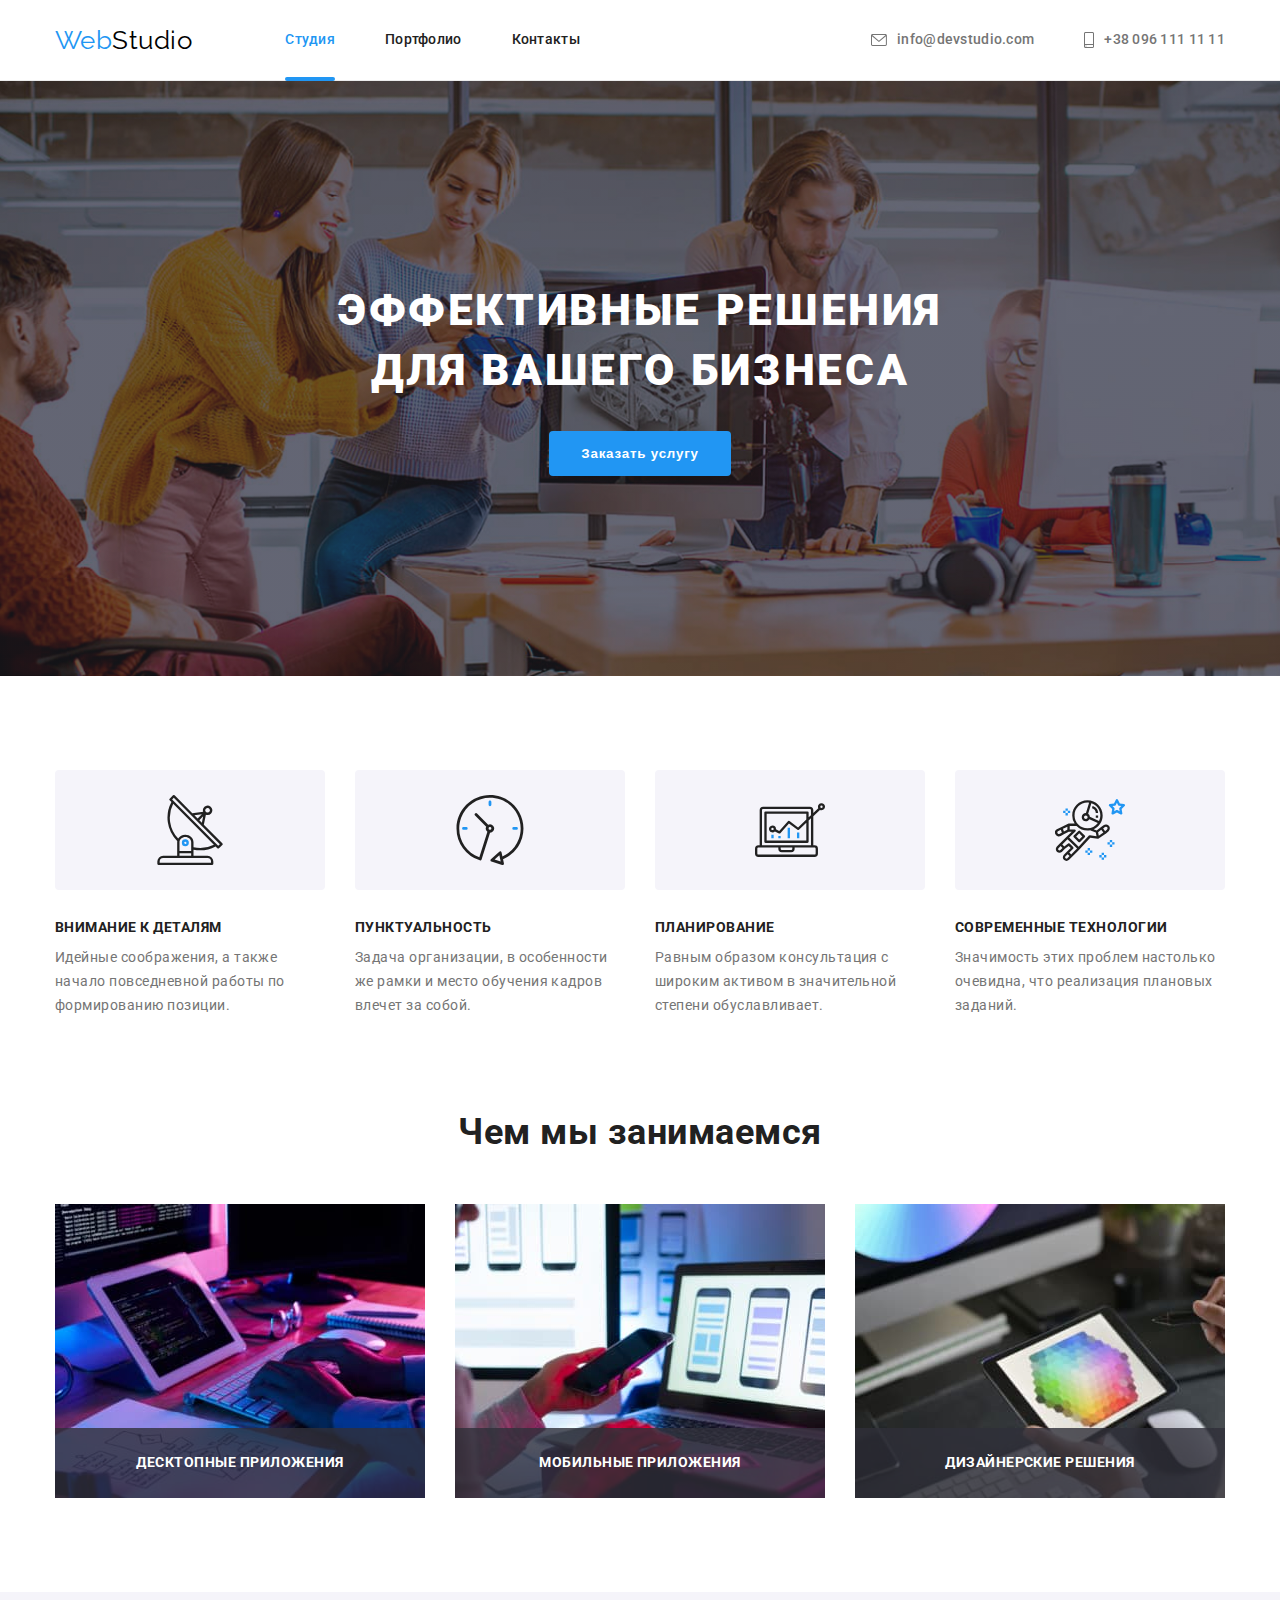
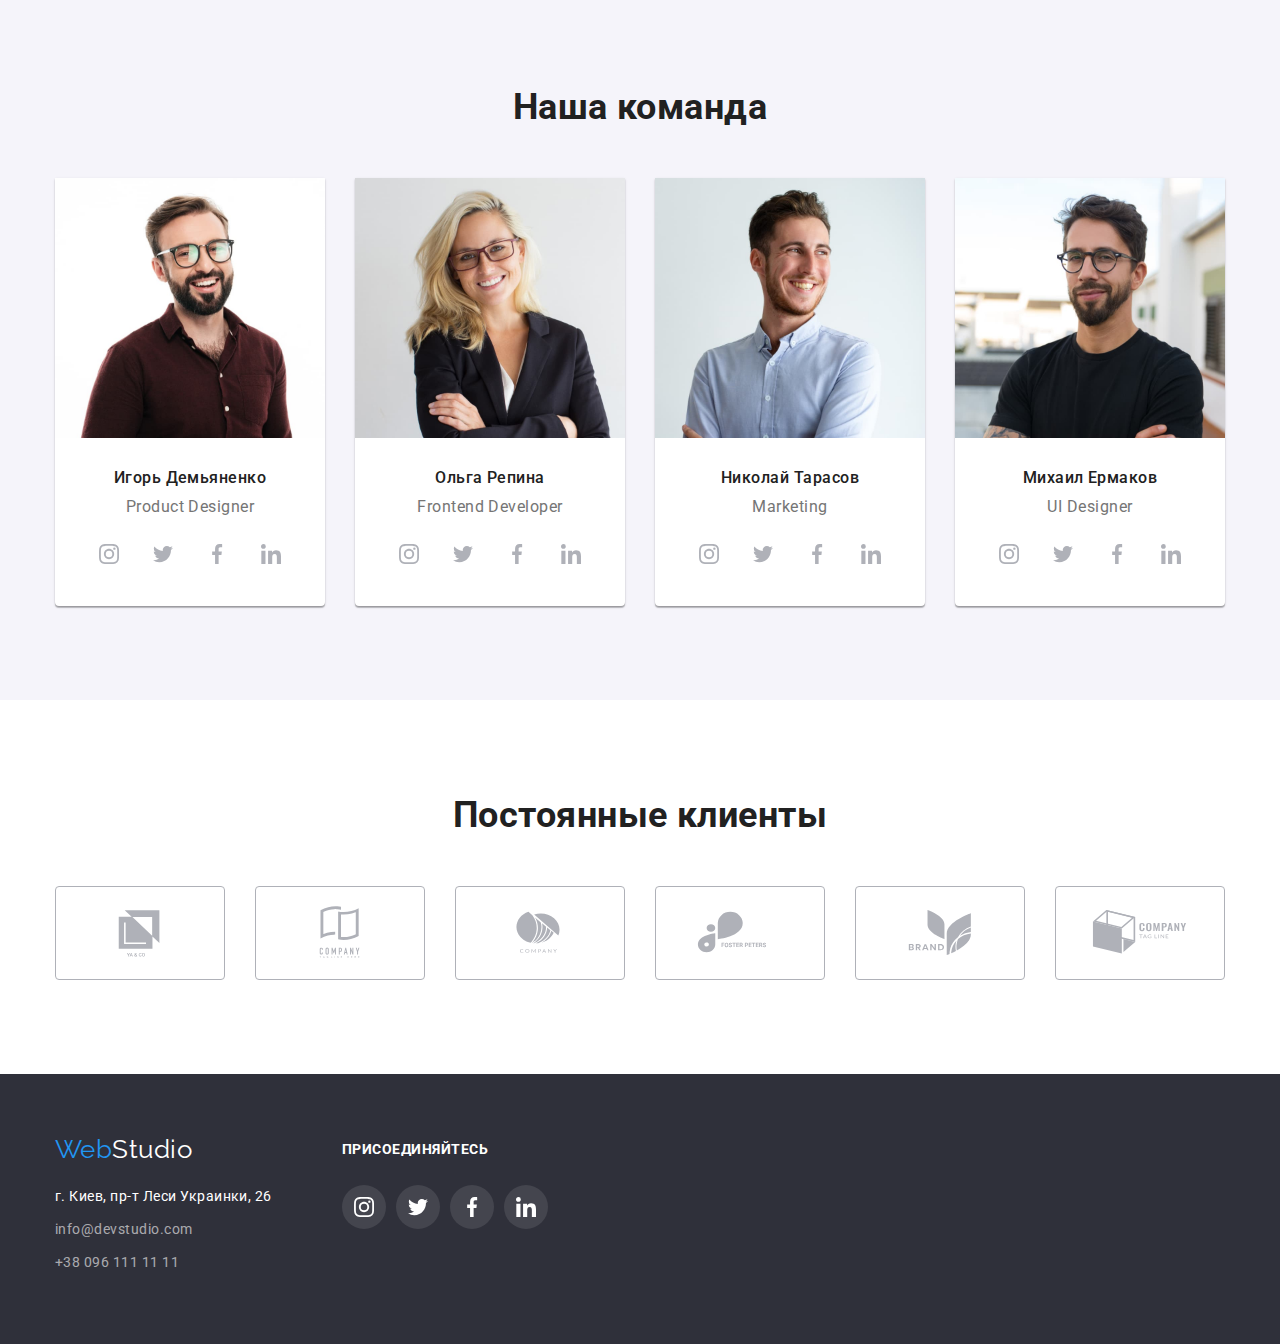
<file: index.html>
<!DOCTYPE html>
<html lang="ru">

<head>
  <meta charset="UTF-8" />
  <meta http-equiv="X-UA-Compatible" content="IE=edge" />
  <meta name="viewport" content="width=device-width, initial-scale=1.0" />
  <title>WebStudio Студия</title>
  <link rel="preconnect" href="https://fonts.gstatic.com" />
  <link href="https://fonts.googleapis.com/css2?family=Raleway:wght@700&family=Roboto:wght@400;500;700;900&display=swap"
    rel="stylesheet" />
  <link rel="stylesheet" href="https://cdnjs.cloudflare.com/ajax/libs/modern-normalize/1.0.0/modern-normalize.min.css"
    integrity="sha512-ISS7cAi1PEhQ8jnbJpJZMd29NlhNj4AWYyLOSp2CE/CsHxTCu+r+t0D2yoJudVrd0/8fTVPUVDzY5Tvli75u/g=="
    crossorigin="anonymous" />
  <link rel="stylesheet" href="./css/styles.css" />
</head>

<body>
  <header class="white-bg page-header">
    <div class="container">
      <div class="page-top">
        <a class="logo " href="./index.html"><span class="l1">Web</span><span class="l2">Studio</span></a>
        <nav class="">
          <ul class="list menu ">
            <li class="item nav-menu-item">
              <a class="nav select" href="./index.html">Студия</a>
            </li>
            <li class="item nav-menu-item">
              <a class="nav" href="./portfolio.html">
                Портфолио
              </a>
            </li>
            <li class="item nav-menu-item ">
              <a class="nav " href="">Контакты</a>
            </li>
          </ul>
        </nav>
        <ul class="list contacts-list ">
          <li class="item">
            <a class="links-top " href="mailto:info@devstudio.com" target="_blank" rel="noopener noreferrer">
              <svg class="top-icons-svg envelope" width="16" height="12">
                <use href="./images/icons.svg#svg-01"></use>
              </svg>
              info@devstudio.com
            </a>
          </li>
          <li class="item">
            <a class="links-top " href="tel:+380961111111" target="_blank" rel="noopener noreferrer">
              <svg class="top-icons-svg envelope" width="10" height="16">
                <use href="./images/icons.svg#svg-02"></use>
              </svg>
              +38 096 111 11 11

            </a>
          </li>
        </ul>
      </div>
    </div>
  </header>

  <main>

    <section class="cta cta-bg">
      <div class="container">
        <h1 class="ind-title ">
          Эффективные решения<br /><span class="white-space">для вашего бизнеса</span>
        </h1>
        <button class="ind-btn" type="button" data-modal-open>Заказать услугу</button>
      </div>
    </section>

    <section class="section about">
      <div class="container">

        <ul class="list about-list ">

          <li class="item  ">
            <a class="about-link" href="" target="_blank">
              <svg class="about-svg">
                <use href="./images/icons.svg#cta-01"></use>
              </svg>
            </a>
            <h3 class="ind-list1-title">Внимание к деталям</h3>
            <p class="ind-list1-text">
              Идейные соображения, а также начало повседневной работы по
              формированию позиции.
            </p>
          </li>

          <li class="item ">
            <a class="about-link" href="" target="_blank">
              <svg class="about-svg ">
                <use href="./images/icons.svg#cta-02"></use>
              </svg>
            </a>
            <h3 class="ind-list1-title">Пунктуальность</h3>
            <p class="ind-list1-text">
              Задача организации, в особенности же рамки и место обучения кадров
              влечет за собой.
            </p>
          </li>

          <li class="item ">
            <a class="about-link" href="" target="_blank">
              <svg class="about-svg ">
                <use href="./images/icons.svg#cta-03"></use>
              </svg>
            </a>
            <h3 class="ind-list1-title">Планирование</h3>
            <p class="ind-list1-text">
              Равным образом консультация с широким активом в значительной
              степени обуславливает.
            </p>
          </li>

          <li class="item">
            <a class="about-link" href="" target="_blank">
              <svg class="about-svg">
                <use href="./images/icons.svg#cta-04"></use>
              </svg>
            </a>
            <h3 class="ind-list1-title">Современные технологии</h3>
            <p class="ind-list1-text">
              Значимость этих проблем настолько очевидна, что реализация
              плановых заданий.
            </p>
          </li>
        </ul>
      </div>
    </section>

    <!-- What we do section -->
    <section class="we-do section">
      <div class="container ">
        <h2 class="ind-headline">Чем мы занимаемся</h2>

        <ul class="list we-do-list">

          <li class="item ">
            <img src="./images/we-do/img-01.jpg" alt="Десктопные приложения" />
            <div class="we-do-overlay ">
              <p class="we-do-text">Десктопные приложения</p>
            </div>
          </li>

          <li class="item ">
            <img src="./images/we-do/img-02.jpg" alt="Мобильные приложения" />
            <div class="we-do-overlay">
              <p class="we-do-text ">Мобильные приложения</p>
            </div>
          </li>

          <li class="item ">
            <img src="./images/we-do/img-03.jpg" alt="Дизайнерские решения" />
            <div class="we-do-overlay">
              <p class="we-do-text ">Дизайнерские решения</p>
            </div>
          </li>
        </ul>

      </div>
    </section>

    <!-- Team section -->
    <section class="team section light-bg">
      <div class="container">
        <h2 class="ind-headline ">Наша команда</h2>
        <ul class="list team-list">
          <li class="item">
            <img class="item-img" src="./images/team/img-01.jpg" alt="Игорь Демьяненко" />
            <div class="content">
              <h3 class="ind-list2-title">Игорь Демьяненко</h3>
              <p class="ind-list2-text">Product Designer</p>

              <!-- social networks -->
              <ul class="list sm-icons">
                <li class="sm-item ">
                  <a href="" class="sm-links" target="_blank" rel="noopener noreferrer">
                    <svg class="sm-icons-svg">
                      <use href="./images/icons.svg#sm-01"></use>
                    </svg>
                  </a>
                </li>
                <li class="sm-item ">
                  <a href="" class="sm-links" target="_blank" rel="noopener noreferrer">
                    <svg class="sm-icons-svg">
                      <use href="./images/icons.svg#sm-02"></use>
                    </svg>
                  </a>
                </li>
                <li class="sm-item ">
                  <a href="" class="sm-links" target="_blank" rel="noopener noreferrer">
                    <svg class="sm-icons-svg">
                      <use href="./images/icons.svg#sm-03"></use>
                    </svg>
                  </a>
                </li>
                <li class="sm-item ">
                  <a href="" class="sm-links" target="_blank" rel="noopener noreferrer">
                    <svg class="sm-icons-svg">
                      <use href="./images/icons.svg#sm-04"></use>
                    </svg>
                  </a>
                </li>
              </ul>
            </div>
          </li>

          <li class="item">
            <img class="item-img" src="./images/team/img-02.jpg" alt="Ольга Репина" />
            <div class="content">
              <h3 class="ind-list2-title">Ольга Репина</h3>
              <p class="ind-list2-text">Frontend Developer</p>

              <!-- social networks -->
              <ul class="list sm-icons">
                <li class="sm-item ">
                  <a href="" class="sm-links" target="_blank" rel="noopener noreferrer">
                    <svg class="sm-icons-svg">
                      <use href="./images/icons.svg#sm-01"></use>
                    </svg>
                  </a>
                </li>
                <li class="sm-item ">
                  <a href="" class="sm-links" target="_blank" rel="noopener noreferrer">
                    <svg class="sm-icons-svg">
                      <use href="./images/icons.svg#sm-02"></use>
                    </svg>
                  </a>
                </li>
                <li class="sm-item ">
                  <a href="" class="sm-links" target="_blank" rel="noopener noreferrer">
                    <svg class="sm-icons-svg">
                      <use href="./images/icons.svg#sm-03"></use>
                    </svg>
                  </a>
                </li>
                <li class="sm-item ">
                  <a href="" class="sm-links" target="_blank" rel="noopener noreferrer">
                    <svg class="sm-icons-svg">
                      <use href="./images/icons.svg#sm-04"></use>
                    </svg>
                  </a>
                </li>
              </ul>
            </div>
          </li>

          <li class="item">
            <img class="item-img" src="./images/team/img-03.jpg" alt="Николай Тарасов" />
            <div class="content">
              <h3 class="ind-list2-title">Николай Тарасов</h3>
              <p class="ind-list2-text">Marketing</p>

              <!-- social networks -->
              <ul class="list sm-icons">
                <li class="sm-item ">
                  <a href="" class="sm-links" target="_blank" rel="noopener noreferrer">
                    <svg class="sm-icons-svg">
                      <use href="./images/icons.svg#sm-01"></use>
                    </svg>
                  </a>
                </li>
                <li class="sm-item ">
                  <a href="" class="sm-links" target="_blank" rel="noopener noreferrer">
                    <svg class="sm-icons-svg">
                      <use href="./images/icons.svg#sm-02"></use>
                    </svg>
                  </a>
                </li>
                <li class="sm-item ">
                  <a href="" class="sm-links" target="_blank" rel="noopener noreferrer">
                    <svg class="sm-icons-svg">
                      <use href="./images/icons.svg#sm-03"></use>
                    </svg>
                  </a>
                </li>
                <li class="sm-item ">
                  <a href="" class="sm-links" target="_blank" rel="noopener noreferrer">
                    <svg class="sm-icons-svg">
                      <use href="./images/icons.svg#sm-04"></use>
                    </svg>
                  </a>
                </li>
              </ul>
            </div>
          </li>

          <li class="item">
            <img class="item-img" src="./images/team/img-04.jpg" alt="Михаил Ермаков" />
            <div class="content">
              <h3 class="ind-list2-title">Михаил Ермаков</h3>
              <p class="ind-list2-text">UI Designer</p>

              <!-- social networks -->
              <ul class="list sm-icons">
                <li class="sm-item ">
                  <a href="" class="sm-links" target="_blank" rel="noopener noreferrer">
                    <svg class="sm-icons-svg">
                      <use href="./images/icons.svg#sm-01"></use>
                    </svg>
                  </a>
                </li>
                <li class="sm-item ">
                  <a href="" class="sm-links" target="_blank" rel="noopener noreferrer">
                    <svg class="sm-icons-svg">
                      <use href="./images/icons.svg#sm-02"></use>
                    </svg>
                  </a>
                </li>
                <li class="sm-item ">
                  <a href="" class="sm-links" target="_blank" rel="noopener noreferrer">
                    <svg class="sm-icons-svg">
                      <use href="./images/icons.svg#sm-03"></use>
                    </svg>
                  </a>
                </li>
                <li class="sm-item ">
                  <a href="" class="sm-links" target="_blank" rel="noopener noreferrer">
                    <svg class="sm-icons-svg">
                      <use href="./images/icons.svg#sm-04"></use>
                    </svg>
                  </a>
                </li>
              </ul>
            </div>
          </li>
        </ul>
      </div>
    </section>

    <!-- Clients section -->
    <section class="clients section">
      <div class="container">
        <h2 class="ind-headline">Постоянные клиенты</h2>
        <ul class="list clients-list">
          <li class="item">
            <a href="" class="clients-links" target="_blank" rel="noopener noreferrer">
              <svg class="clients-svg" width="106" height="60">
                <use href="./images/icons.svg#log-01"></use>
              </svg>
            </a>
          </li>
          <li class="item">
            <a href="" class="clients-links" target="_blank" rel="noopener noreferrer">
              <svg class="clients-svg" width="106" height="60">
                <use href="./images/icons.svg#log-02"></use>
              </svg>
            </a>
          </li>
          <li class="item">
            <a href="" class="clients-links" target="_blank" rel="noopener noreferrer">
              <svg class="clients-svg" width="106" height="60">
                <use href="./images/icons.svg#log-03"></use>
              </svg>
            </a>
          </li>
          <li class="item">
            <a href="" class="clients-links" target="_blank" rel="noopener noreferrer">
              <svg class="clients-svg" width="106" height="60">
                <use href="./images/icons.svg#log-04"></use>
              </svg>
            </a>
          </li>
          <li class="item">
            <a href="" class="clients-links" target="_blank" rel="noopener noreferrer">
              <svg class="clients-svg" width="106" height="60">
                <use href="./images/icons.svg#log-05"></use>
              </svg>
            </a>
          </li>
          <li class="item">
            <a href="" class="clients-links" target="_blank" rel="noopener noreferrer">
              <svg class="clients-svg" width="106" height="60">
                <use href="./images/icons.svg#log-06"></use>
              </svg>
            </a>
          </li>
        </ul>
      </div>
    </section>
  </main>

  <footer class="dark-bg footer-info">
    <div class="container">
      <div class="bot-row">
        <div class="address-bot">
          <a class="logo-bot" href="./index.html"><span class="l1">Web</span><span class="l3">Studio</span>
          </a>
          <address>
            <ul class="list address-list">
              <li class="item">
                <a class="address" href="https://goo.gl/maps/Poxogy9ZwxsRHQay8" target="_blank">г. Киев, пр-т Леси
                  Украинки,
                  26</a>
              </li>
              <li class="item">
                <a class="links-bot" href="mailto:info@devstudio.com" target="_blank">info@devstudio.com</a>
              </li>
              <li class="item">
                <a class="links-bot" href="tel:+380961111111" target="_blank">+38 096 111 11 11</a>
              </li>
            </ul>
          </address>
        </div>
        <div class="sm-bot">
          <h3 class="sm-bot-title">присоединяйтесь</h3>
          <ul class="list sm-bot-list">
            <li class="item">
              <a href="" class="sm-bot-links" target="_blank" rel="noopener noreferrer">
                <svg class="sm-bot-svg">
                  <use href="./images/icons.svg#sm-01"></use>
                </svg>
              </a>
            </li>
            <li class="item">
              <a href="" class="sm-bot-links" target="_blank" rel="noopener noreferrer">
                <svg class="sm-bot-svg">
                  <use href="./images/icons.svg#sm-02"></use>
                </svg>
              </a>
            </li>
            <li class="item">
              <a href="" class="sm-bot-links" target="_blank" rel="noopener noreferrer">
                <svg class="sm-bot-svg">
                  <use href="./images/icons.svg#sm-03"></use>
                </svg>
              </a>
            </li>
            <li class="item">
              <a href="" class="sm-bot-links" target="_blank" rel="noopener noreferrer">
                <svg class="sm-bot-svg">
                  <use href="./images/icons.svg#sm-04"></use>
                </svg>
              </a>
            </li>
          </ul>
        </div>
      </div>
    </div>
    <div class="modal-window is-hidden" data-modal>
      <div class="modal">
        <button data-modal-close class="btn-modal-close">
          <svg class="modal-svg ">
            <use href="./images/icons.svg#close"></use>
          </svg>
        </button>
        <p class="modal-text"></p>
      </div>
    </div>
  </footer>
  <script src="./js/modal.js"></script>
</body>

</html>
</file>
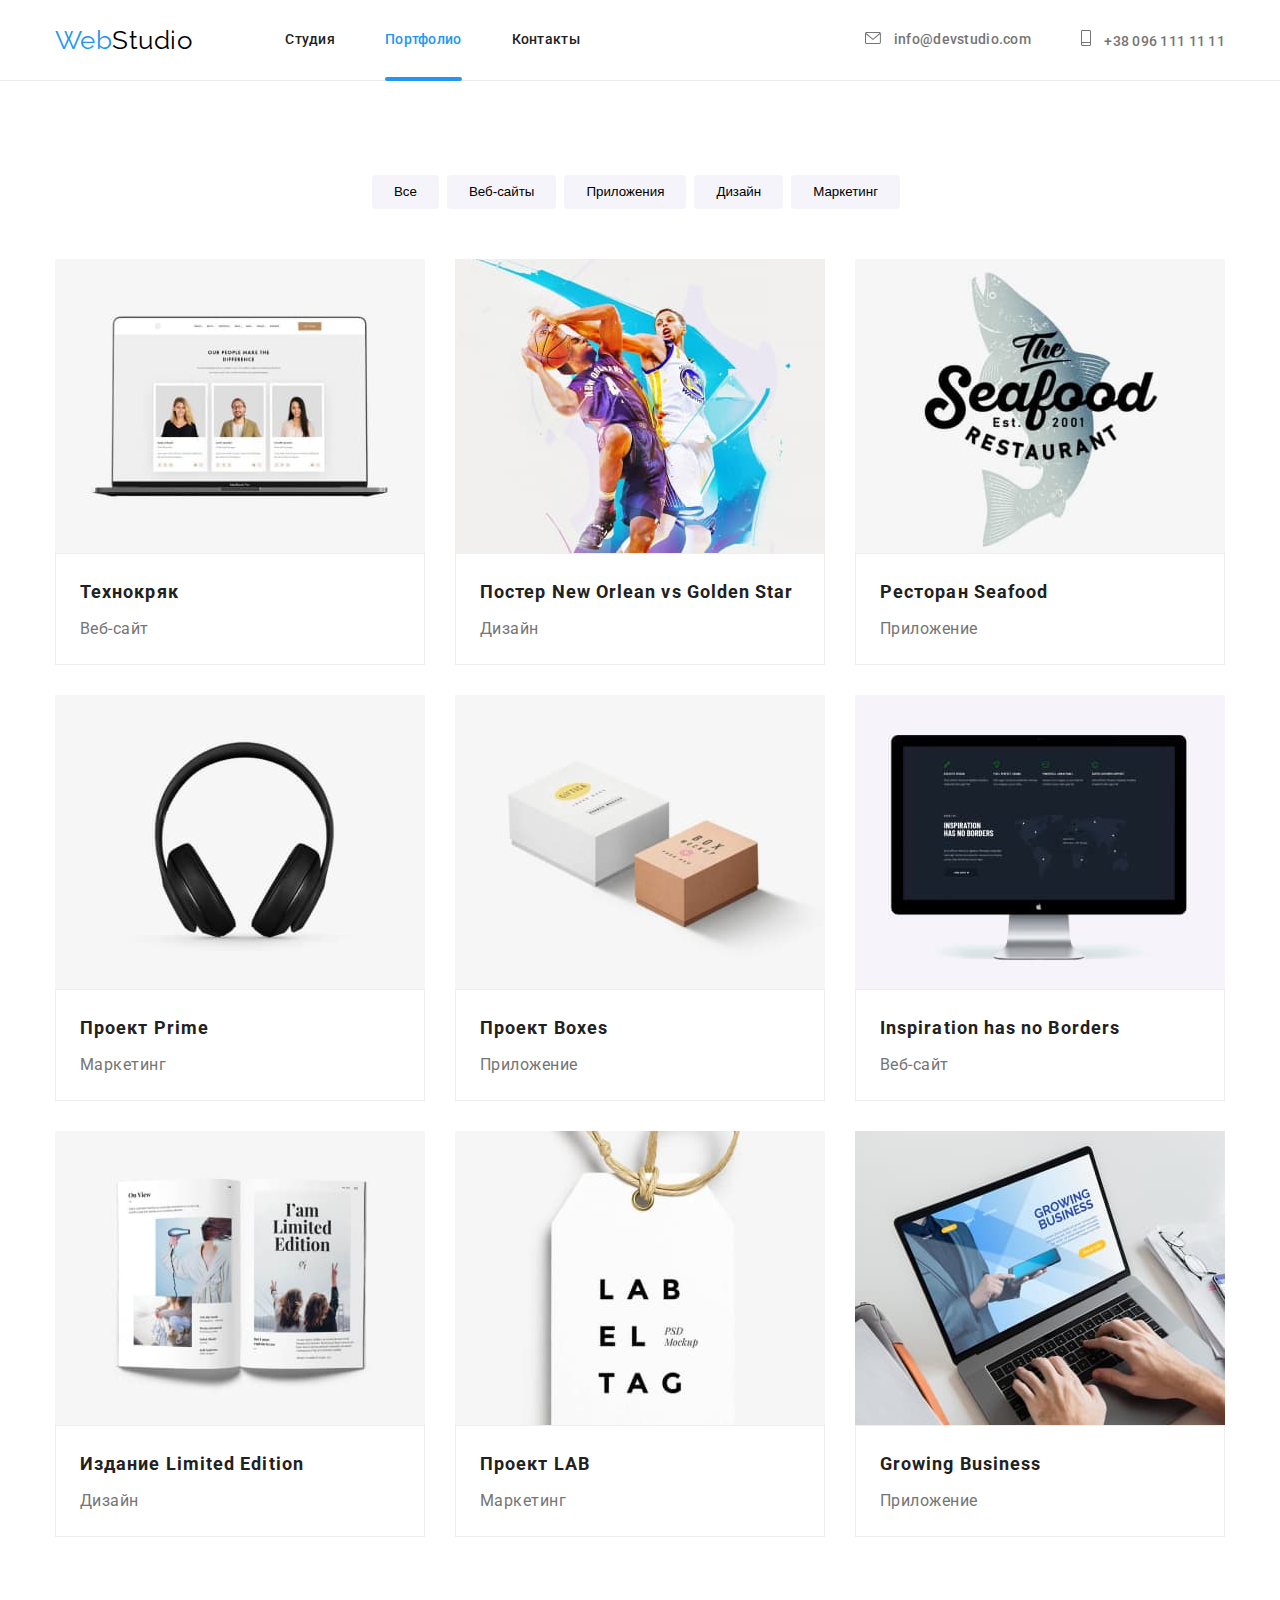
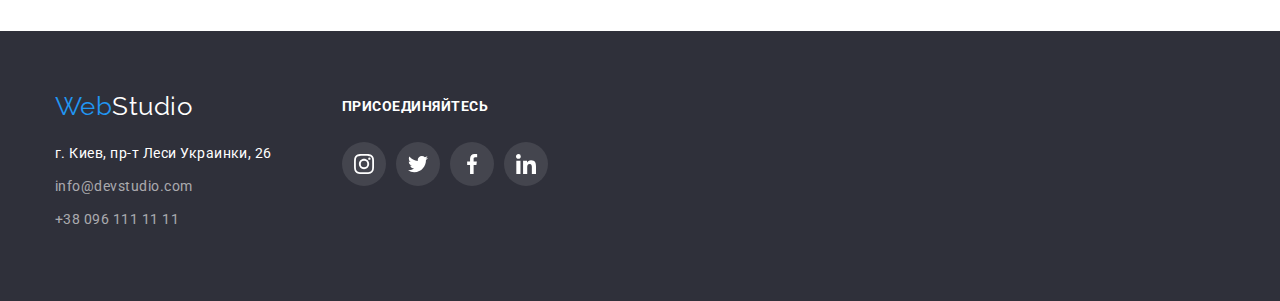
<file: portfolio.html>
<!DOCTYPE html>
<html lang="ru">

<head>
    <meta charset="UTF-8">
    <meta http-equiv="X-UA-Compatible" content="IE=edge">
    <meta name="viewport" content="width=device-width, initial-scale=1.0">
    <title>WebStudio Портфолио</title>
    <link rel="preconnect" href="https://fonts.gstatic.com">
    <link
        href="https://fonts.googleapis.com/css2?family=Raleway:wght@700&family=Roboto:wght@400;500;700;900&display=swap"
        rel="stylesheet">
    <link rel="stylesheet" href="https://cdnjs.cloudflare.com/ajax/libs/modern-normalize/1.0.0/modern-normalize.min.css"
        integrity="sha512-ISS7cAi1PEhQ8jnbJpJZMd29NlhNj4AWYyLOSp2CE/CsHxTCu+r+t0D2yoJudVrd0/8fTVPUVDzY5Tvli75u/g=="
        crossorigin="anonymous" />
    <link rel="stylesheet" href="./css/styles.css">
</head>

<body>
    <header class="white-bg page-header">
        <div class="container">
            <div class="page-top">
                <a class="logo " href="./index.html"><span class="l1">Web</span><span class="l2">Studio</span></a>
                <nav class="">
                    <ul class="list menu">
                        <li class="item nav-menu-item">
                            <a class="nav" href="./index.html">Студия</a>
                        </li>
                        <li class="item nav-menu-item">
                            <a class="nav select" href="./portfolio.html">Портфолио</a>
                        </li>
                        <li class="item nav-menu-item">
                            <a class="nav" href="">Контакты</a>
                        </li>
                    </ul>
                </nav>
                <ul class="list contacts-list">
                    <li class="item">
                        <a class="links-top" href="mailto:info@devstudio.com" target="_blank" rel="noopener noreferrer">
                            <div class="top-contacts-list">
                                <svg class="top-icons-svg envelope" width="16" height="12">
                                    <use href="./images/icons.svg#svg-01"></use>
                                </svg>
                                info@devstudio.com
                            </div>
                        </a>

                    </li>
                    <li class="item">
                        <a class="links-top" href="tel:+380961111111" target="_blank" rel="noopener noreferrer">
                            <div class="top-contacts-list">
                                <svg class="top-icons-svg envelope" width="10" height="16">
                                    <use href="./images/icons.svg#svg-02"></use>
                                </svg>
                                +38 096 111 11 11
                            </div>
                        </a>
                    </li>
                </ul>
            </div>
        </div>
    </header>

    <main>
        <section class="section portfolio">
            <div class="container">
                <h1 class="visually-hidden">Фильтр Работ</h1>
                <ul class="list btn-list">
                    <li class="item"><button class="por-btn" type="button">Все</button></li>
                    <li class="item"><button class="por-btn" type="button">Веб-сайты</button></li>
                    <li class="item"><button class="por-btn" type="button">Приложения</button></li>
                    <li class="item"><button class="por-btn" type="button">Дизайн</button></li>
                    <li class="item"><button class="por-btn" type="button">Маркетинг</button></li>
                </ul>

                <ul class="list por-list1">
                    <li class="item shadow">
                        <a href="" class="por-links" target="_blank" rel="noopener noreferrer">
                            <div class="shadow">
                                <div class="img-des">
                                    <img src="./images/portfolio/img-01.jpg" alt="Веб-сайт: Технокряк">
                                    <div class="des-overlay">
                                        <p class="des-overlay-text">Технокряк это современная площадка распространения
                                            коронавируса.
                                            Компании используют эту платформу для цифрового
                                            шпионажа и атак на защищённые сервера конкурентов.</p>
                                    </div>
                                </div>

                                <div class="description">
                                    <h2 class="por-list1-title">Технокряк</h2>
                                    <p class="por-list1-text">Веб-сайт</p>
                                </div>

                            </div>
                        </a>
                    </li>

                    <li class="item shadow">
                        <a href="" class="por-links" target="_blank" rel="noopener noreferrer">
                            <div class="shadow">
                                <div class="img-des">
                                    <img src="./images/portfolio/img-02.jpg"
                                        alt="Дизайн: Постер New Orlean vs Golden Star">
                                    <div class="des-overlay">
                                        <p class="des-overlay-text">Технокряк это современная площадка распространения
                                            коронавируса.
                                            Компании используют эту платформу для цифрового
                                            шпионажа и атак на защищённые сервера конкурентов.</p>
                                    </div>
                                </div>

                                <div class="description">
                                    <h2 class="por-list1-title">Постер New Orlean vs Golden Star</h2>
                                    <p class="por-list1-text">Дизайн</p>
                                </div>

                            </div>
                        </a>
                    </li>
                    <li class="item  shadow ">
                        <a href="" class="por-links" target="_blank" rel="noopener noreferrer">
                            <div class="fuckthisshadow">
                                <div class="img-des">
                                    <img src="./images/portfolio/img-03.jpg" alt="Приложение: Ресторан Seafood">
                                    <div class="des-overlay">
                                        <p class="des-overlay-text">Технокряк это современная площадка распространения
                                            коронавируса.
                                            Компании используют эту платформу для цифрового
                                            шпионажа и атак на защищённые сервера конкурентов.</p>
                                    </div>

                                </div>

                                <div class="description">
                                    <h2 class="por-list1-title">Ресторан Seafood</h2>
                                    <p class="por-list1-text">Приложение</p>
                                </div>
                            </div>
                        </a>
                    </li>
                    <li class="item  shadow">
                        <a href="" class="por-links" target="_blank" rel="noopener noreferrer">
                            <div class="fuckthisshadow">
                                <div class="img-des">
                                    <img src="./images/portfolio/img-04.jpg" alt="Маркетинг: Проект Prime">
                                    <div class="des-overlay">
                                        <p class="des-overlay-text">Технокряк это современная площадка распространения
                                            коронавируса.
                                            Компании используют эту платформу для цифрового
                                            шпионажа и атак на защищённые сервера конкурентов.</p>
                                    </div>
                                </div>

                                <div class="description">
                                    <h2 class="por-list1-title">Проект Prime</h2>
                                    <p class="por-list1-text">Маркетинг</p>
                                </div>
                            </div>
                        </a>
                    </li>
                    <li class="item  shadow">
                        <a href="" class="por-links" target="_blank" rel="noopener noreferrer">
                            <div class="fuckthisshadow">
                                <div class="img-des">
                                    <img src="./images/portfolio/img-05.jpg" alt="Приложение: Проект Boxes">
                                    <div class="des-overlay">
                                        <p class="des-overlay-text">Технокряк это современная площадка распространения
                                            коронавируса.
                                            Компании используют эту платформу для цифрового
                                            шпионажа и атак на защищённые сервера конкурентов.</p>
                                    </div>
                                </div>

                                <div class="description">
                                    <h2 class="por-list1-title">Проект Boxes</h2>
                                    <p class="por-list1-text">Приложение</p>
                                </div>
                            </div>
                        </a>
                    </li>
                    <li class="item  shadow">
                        <a href="" class="por-links" target="_blank" rel="noopener noreferrer">
                            <div class="fuckthisshadow">
                                <div class="img-des">
                                    <img src="./images/portfolio/img-06.jpg" alt="Веб-сайт: Inspiration has no Borders">
                                    <div class="des-overlay">
                                        <p class="des-overlay-text">Технокряк это современная площадка распространения
                                            коронавируса.
                                            Компании используют эту платформу для цифрового
                                            шпионажа и атак на защищённые сервера конкурентов.</p>
                                    </div>
                                </div>

                                <div class="description">
                                    <h2 class="por-list1-title">Inspiration has no Borders</h2>
                                    <p class="por-list1-text">Веб-сайт</p>
                                </div>
                            </div>
                        </a>
                    </li>
                    <li class="item  shadow">
                        <a href="" class="por-links" target="_blank" rel="noopener noreferrer">
                            <div class="fuckthisshadow">
                                <div class="img-des">
                                    <img src="./images/portfolio/img-07.jpg" alt="Дизайн: Издание Limited Edition">
                                    <div class="des-overlay">
                                        <p class="des-overlay-text">Технокряк это современная площадка распространения
                                            коронавируса.
                                            Компании используют эту платформу для цифрового
                                            шпионажа и атак на защищённые сервера конкурентов.</p>
                                    </div>
                                </div>

                                <div class="description">
                                    <h2 class="por-list1-title">Издание Limited Edition</h2>
                                    <p class="por-list1-text">Дизайн</p>
                                </div>
                            </div>
                        </a>
                    </li>
                    <li class="item  shadow">

                        <a href="" class="por-links" target="_blank" rel="noopener noreferrer">
                            <div class="fuckthisshadow">
                                <div class="img-des">
                                    <img src="./images/portfolio/img-08.jpg" alt="Маркетинг: Проект LAB">
                                    <div class="des-overlay">
                                        <p class="des-overlay-text">Технокряк это современная площадка распространения
                                            коронавируса.
                                            Компании используют эту платформу для цифрового
                                            шпионажа и атак на защищённые сервера конкурентов.</p>
                                    </div>
                                </div>

                                <div class="description">
                                    <h2 class="por-list1-title">Проект LAB</h2>
                                    <p class="por-list1-text">Маркетинг</p>
                                </div>
                            </div>
                        </a>
                    </li>
                    <li class="item  shadow">
                        <a href="" class="por-links" target="_blank" rel="noopener noreferrer">
                            <div class="fuckthisshadow">
                                <div class="img-des">
                                    <img src="./images/portfolio/img-09.jpg" alt="Приложение: Growing Business">
                                    <div class="des-overlay">
                                        <p class="des-overlay-text">Технокряк это современная площадка распространения
                                            коронавируса.
                                            Компании используют эту платформу для цифрового
                                            шпионажа и атак на защищённые сервера конкурентов.</p>
                                    </div>
                                </div>

                                <div class="description">
                                    <h2 class="por-list1-title">Growing Business</h2>
                                    <p class="por-list1-text">Приложение</p>
                                </div>
                            </div>
                        </a>
                    </li>
                </ul>
            </div>
        </section>
    </main>

    <footer class="dark-bg footer-info">
        <div class="container">

            <div class="bot-row">
                <div class="address-bot">
                    <a class="logo-bot" href="./index.html"><span class="l1">Web</span><span class="l3">Studio</span>
                    </a>
                    <address>
                        <ul class="list address-list">
                            <li class="item">
                                <a class="address" href="https://goo.gl/maps/Poxogy9ZwxsRHQay8" target="_blank">г. Киев,
                                    пр-т Леси
                                    Украинки,
                                    26</a>
                            </li>
                            <li class="item">
                                <a class="links-bot" href="mailto:info@devstudio.com"
                                    target="_blank">info@devstudio.com</a>
                            </li>
                            <li class="item">
                                <a class="links-bot" href="tel:+380961111111" target="_blank">+38 096 111 11 11</a>
                            </li>
                        </ul>
                    </address>
                </div>

                <div class="sm-bot">
                    <h3 class="sm-bot-title">присоединяйтесь</h3>
                    <ul class="list sm-bot-list">
                        <li class="item">
                            <a href="" class="sm-bot-links" target="_blank" rel="noopener noreferrer">
                                <svg class="sm-bot-svg">
                                    <use href="./images/icons.svg#sm-01"></use>
                                </svg>
                            </a>
                        </li>
                        <li class="item">
                            <a href="" class="sm-bot-links" target="_blank" rel="noopener noreferrer">
                                <svg class="sm-bot-svg">
                                    <use href="./images/icons.svg#sm-02"></use>
                                </svg>
                            </a>
                        </li>
                        <li class="item">
                            <a href="" class="sm-bot-links" target="_blank" rel="noopener noreferrer">
                                <svg class="sm-bot-svg">
                                    <use href="./images/icons.svg#sm-03"></use>
                                </svg>
                            </a>
                        </li>
                        <li class="item">
                            <a href="" class="sm-bot-links" target="_blank" rel="noopener noreferrer">
                                <svg class="sm-bot-svg">
                                    <use href="./images/icons.svg#sm-04"></use>
                                </svg>
                            </a>
                        </li>
                    </ul>
                </div>

            </div>
        </div>

    </footer>

</body>

</html>
</file>
<file: css/styles.css>
:root {
  --text-cl: #212121;
  --text-alt-cl: #757575;
  --text-logo-cl: #000000;
  --text-links-cl: #ffffff;
  --text-bot-links-cl: rgba(255, 255, 255, 0.6);
  --text-accent-cl: #2196f3;

  --bg-darck-cl: #2f303a;
  --bg-light-cl: #f5f4fa;
  --bg-white-cl: #ffffff;
  --bg-index-img: #c4c4c4;
  --bg-about-icon: #f5f4fa;

  --icons-cl: #afb1b8;

  --over-index-img: rgba(47, 48, 58, 0.4);

  --border-por-box: rgba(238, 238, 238, 1);
  --border-header-box: rgba(236, 236, 236, 1);
  --shadow-item-box: 0px 1px 3px rgba(0, 0, 0, 0.12),
    0px 1px 1px rgba(0, 0, 0, 0.14), 0px 2px 1px rgba(0, 0, 0, 0.2);
  --shadow-por-item: 0px 1px 1px rgba(0, 0, 0, 0.12),
    0px 4px 4px rgba(0, 0, 0, 0.06), 1px 4px 6px rgba(0, 0, 0, 0.16);

  --about-br: 4px;
  --padding-footer: 60px;
  --padding-section: 94px;
  --margin-left-li: 30px;

  --font-main: "Roboto", Arial, Helvetica, sans-serif;
  --font-logo: "Raleway", Arial, Helvetica, sans-serif;

  /* animation */
  --btn-sh-duration: 250ms;
  --btn-sh-function: cubic-bezier(0.4, 0, 0.2, 1);

  --we-do-bg: rgba(47, 48, 58, 0.8);
  --por-des-bg: rgba(33, 150, 243, 0.9);

  --modal-win-bg: rgba(0, 0, 0, 0.2);
  --modal-win-bg-cl: #ffffff;
  --modal-win-box-shadow: 0px 1px 3px rgba(0, 0, 0, 0.12),
    0px 1px 1px rgba(0, 0, 0, 0.14), 0px 2px 1px rgba(0, 0, 0, 0.2);
}

body {
  font-display: optional;
  font-family: var(--font-main);
  letter-spacing: 0.03em;
  color: var(--text-cl);
}

html {
  box-sizing: border-box;
}

*,
*::before,
*::after {
  box-sizing: inherit;
  padding: 0;
  margin: 0;
}

h1,
h2,
h3,
h4,
h5,
h6,
p {
  margin: 0;
}

img {
  display: block;
  max-width: 100%;
  height: auto;
}

.logo {
  font-family: var(--font-logo);
  font-size: 26px;
  line-height: 1.19;
  text-decoration: none;
  margin-right: 93px;
  display: flex;
  align-items: center;
}

.logo-bot {
  font-family: var(--font-logo);
  font-size: 26px;
  line-height: 1.19;
  text-decoration: none;
  display: flex;
  align-items: center;
  margin-bottom: 20px;
}

.logo .l1 {
  color: var(--text-accent-cl);
}

.logo .l2 {
  color: var(--text-logo-cl);
}

.logo-bot .l1 {
  color: var(--text-accent-cl);
}

.logo-bot .l3 {
  color: var(--text-links-cl);
}

.list {
  list-style: none;
  margin: 0;
  padding-left: 0;
}

.nav {
  font-weight: 500;
  font-size: 14px;
  line-height: 1.14;
  letter-spacing: 0.02em;
  color: inherit;
  text-decoration: none;
  position: relative;

  transition-property: color;
  transition-duration: var(--btn-sh-duration);
  transition-timing-function: var(--btn-sh-function);
}

.nav:active {
  color: var(--text-accent-cl);
}

.nav:hover,
.nav:focus {
  color: var(--text-accent-cl);
}

.nav-menu-item {
  position: relative;
}

.select {
  color: var(--text-accent-cl);
}

.select::after {
  position: absolute;
  content: "";
  width: 100%;
  height: 4px;
  border-radius: 2px;
  background-color: var(--text-accent-cl);
  bottom: -1px;
  /* left: 0%; */
}

.links-top {
  display: inline-flex;
  font-weight: 500;
  font-size: 14px;
  line-height: 1.14;
  letter-spacing: 0.02em;
  color: var(--text-alt-cl);
  text-decoration: none;
  align-items: center;
  /* padding: 32px 0; */

  transition: color var(--btn-sh-duration) var(--btn-sh-function);
}

.contacts-list a {
  height: 80px;
}

.top-icons-svg {
  margin-right: 10px;
  fill: var(--text-alt-cl);
  transition: fill var(--btn-sh-duration) var(--btn-sh-function);
}

.links-top:hover,
.links-top:focus {
  color: var(--text-accent-cl);
  fill: var(--text-accent-cl);
}

.links-top:hover .top-icons-svg,
.links-top:focus .top-icons-svg {
  fill: var(--text-accent-cl);
}

/* .links-top:hover,
.links-top:focus {
  color: var(--text-accent-cl);
}

.links-top:hover .envelope,
.links-top:focus .envelope {
  fill: var(--text-accent-cl);
} */

/* .icon:hover,
.icon:focus {
  fill: var(--text-accent-cl);
} */

.white-bg {
  background-color: var(--bg-white-cl);
}
.dark-bg {
  background-color: var(--bg-darck-cl);
}
.light-bg {
  background-color: var(--bg-light-cl);
}

.ind-title {
  font-weight: 900;
  font-size: 44px;
  line-height: 1.36;
  text-align: center;
  letter-spacing: 0.06em;
  color: var(--text-links-cl);
  text-transform: uppercase;
  margin-bottom: 30px;
}

.white-space {
  white-space: nowrap;
}

.ind-btn {
  border: none;
  border-radius: 4px;
  font-weight: 700;
  line-height: 1.88;
  display: flex;
  text-align: center;
  letter-spacing: 0.06em;
  color: var(--text-links-cl);
  background-color: var(--text-accent-cl);
  cursor: pointer;
  padding: 10px 32px;
  margin-left: auto;
  margin-right: auto;
}

.ind-list1-title {
  margin-bottom: 10px;
  font-weight: 700;
  font-size: 14px;
  line-height: 1.14;
  text-transform: uppercase;
}

.ind-list1-text {
  font-size: 14px;
  line-height: 1.71;
  color: var(--text-alt-cl);
}

.ind-headline {
  font-size: 36px;
  line-height: 1.17;
  text-align: center;
  font-weight: 700;
  margin-bottom: 50px;
}

.ind-list2-title {
  font-weight: 500;
  font-size: 16px;
  line-height: 1.19;
  text-align: center;
  letter-spacing: 0.03em;
  margin-bottom: 10px;
}

.ind-list2-text {
  line-height: 1.19;
  font-size: 16px;
  text-align: center;
  letter-spacing: 0.03em;
  color: var(--text-alt-cl);
  margin-bottom: 16px;
}

.visually-hidden {
  position: absolute !important;
  clip: rect(1px 1px 1px 1px);
  clip: rect(1px, 1px, 1px, 1px);
  padding: 0 !important;
  border: 0 !important;
  height: 1px !important;
  width: 1px !important;
  overflow: hidden;
}

.por-btn {
  border: none;
  border-radius: 4px;
  font-weight: 500;
  text-align: center;
  line-height: 1.63;
  background-color: var(--bg-light-cl);
  cursor: pointer;
  padding: 6px 22px;

  transition: background-color var(--btn-sh-duration) var(--btn-sh-function),
    color var(--btn-sh-duration) var(--btn-sh-function),
    box-shadow var(--btn-sh-duration) var(--btn-sh-function),
    border-radius var(--btn-sh-duration) var(--btn-sh-function);
}

.por-btn:hover,
.por-btn:focus {
  background-color: var(--text-accent-cl);
  color: var(--text-links-cl);
  box-shadow: 0px 3px 1px rgba(0, 0, 0, 0.1), 0px 1px 2px rgba(0, 0, 0, 0.08),
    0px 2px 2px rgba(0, 0, 0, 0.12);
  border-radius: 4px;
}

.por-list1-title {
  font-weight: 700;
  font-size: 18px;
  line-height: 2;
  letter-spacing: 0.06em;
  margin-bottom: 4px;
}

.por-list1-text {
  font-size: 16px;
  line-height: 1.88;
  letter-spacing: 0.03em;
  color: var(--text-alt-cl);
}

.por-links {
  text-decoration: none;
  color: inherit;
  transition: box-shadow var(--btn-sh-duration) var(--btn-sh-function);
}

.img-des {
  position: relative;
  overflow: hidden;
  animation: cssAnimation 0s ease-in 3s forwards;
}

.por-links:hover,
.por-links:focus {
  display: inline-block;
  box-shadow: var(--shadow-item-box);
}

.por-links:hover .des-overlay-text,
.por-links:focus .des-overlay-text {
  opacity: 1;
  transform: translateY(0);
}

.des-overlay-text {
  opacity: 0;
  bottom: 0;
  position: absolute;
  font-size: 18px;
  line-height: 1.56;
  width: 100%;
  height: 100%;
  padding: 63px 24px;
  color: var(--text-links-cl);
  background-color: var(--por-des-bg);
  letter-spacing: 0.03em;
  transition: opacity var(--btn-sh-duration) var(--btn-sh-function),
    transform var(--btn-sh-duration) var(--btn-sh-function);
  transform: translateY(75%);
}

/* .shadow:hover,
.shadow:focus {
  box-shadow: var(--shadow-item-box);
} */

.address {
  font-style: normal;
  font-size: 14px;
  line-height: 1.71;
  color: var(--text-links-cl);
  text-decoration: none;

  transition: color var(--btn-sh-duration) var(--btn-sh-function);
}

.address:hover,
.address:focus {
  color: var(--text-accent-cl);
}

.links-bot {
  font-style: normal;
  font-size: 14px;
  line-height: 1.71;
  color: var(--text-bot-links-cl);
  text-decoration: none;

  transition: color var(--btn-sh-duration) var(--btn-sh-function);
}

.links-bot:hover,
.links-bot:focus {
  color: var(--text-accent-cl);
}

.container {
  width: 1200px;
  padding-left: 15px;
  padding-right: 15px;
  margin-left: auto;
  margin-right: auto;
}

.outr {
  outline: 3px solid red;
}
.outb {
  outline: 3px solid blue;
}

.page-top {
  display: flex;
  align-items: center;
}

.page-header {
  /* padding-top: 24px;
  padding-bottom: 25px; */
  border-bottom: 1px solid var(--border-header-box);
}

.menu {
  display: inline-flex;
}

.menu .item:not(:last-child) {
  margin-right: 50px;
}

.menu a {
  display: inline-flex;
  align-items: center;
  height: 80px;
}

.contacts-list {
  display: flex;
  margin-left: auto;
  padding: 0;
}

.contacts-list .item:not(:last-child) {
  margin-right: 50px;
}

.contacts-list .item {
  display: flex;
}

.cta {
  padding-top: 200px;
  padding-bottom: 200px;
}

.cta-bg {
  display: flex;
  background-color: var(--bg-index-img);
  background-image: linear-gradient(
      var(--over-index-img),
      var(--over-index-img)
    ),
    url(../images/index/cta-bg.jpg);
  background-repeat: no-repeat, no-repeat;
  background-position: center, center;
  background-size: cover, cover;
  max-width: 1600px;
  /* min-width: 1600px;
  min-height: 600px; */
  margin-left: auto;
  margin-right: auto;
}

.section {
  padding-top: var(--padding-section);
}

.about-list {
  display: flex;
  flex-wrap: wrap;
  margin-left: calc(-1 * var(--margin-left-li));
}

.about-list > .item {
  flex-basis: calc(100% / 4 - var(--margin-left-li));
  margin-left: var(--margin-left-li);
}

.about-link {
  display: flex;
  justify-content: center;
  align-items: center;
  width: 270px;
  height: 120px;
  background: var(--bg-light-cl);
  border-radius: 4px;
  margin-bottom: 30px;
}

.about-svg {
  width: 70px;
  height: 70px;
}

.we-do {
  padding-bottom: var(--padding-section);
}

.we-do-list {
  display: flex;
  flex-wrap: wrap;
  margin-left: calc(-1 * var(--margin-left-li));
}

.we-do-list .item {
  flex-basis: calc(100% / 3 - var(--margin-left-li));
  margin-left: var(--margin-left-li);
  position: relative;
}

.we-do-text {
  font-size: 14px;
  line-height: 1.14;
  font-weight: bold;
  text-align: center;
  text-transform: uppercase;
  color: var(--text-links-cl);
}

.we-do-overlay {
  background-color: var(--we-do-bg);
  bottom: 0;
  position: absolute;
  padding: 27px 0;
  width: 100%;
}

.team {
  padding-bottom: var(--padding-section);
}

.team-list {
  display: flex;
  flex-wrap: wrap;
  margin-left: calc(-1 * var(--margin-left-li));
}

.team-list .item {
  flex-basis: calc(100% / 4 - var(--margin-left-li));
  margin-left: var(--margin-left-li);
  box-shadow: var(--shadow-item-box);
  border-radius: 0px 0px 4px 4px;
  overflow: hidden;
}

.team .content {
  padding-top: 30px;
  padding-bottom: 30px;
}

.clients {
  padding-bottom: var(--padding-section);
}

.clients-links {
  display: flex;
  align-items: center;
  justify-content: center;
  border: 1px solid #afb1b8;
  border-radius: 4px;
  overflow: hidden;
  padding-bottom: 16px;
  padding-top: 16px;
  transition: border var(--btn-sh-duration) var(--btn-sh-function);
}

.clients-list {
  display: flex;
  flex-wrap: wrap;
  margin-left: calc(-1 * var(--margin-left-li));
}

.clients-list .item {
  flex-basis: calc(100% / 6 - var(--margin-left-li));
  margin-left: calc(var(--margin-left-li));
}

.clients-svg {
  fill: #afb1b8;
  transition: fill var(--btn-sh-duration) var(--btn-sh-function);
}

.clients-links:focus,
.clients-links:hover {
  border: 1px solid var(--text-accent-cl);
}

.clients-links:focus .clients-svg,
.clients-links:hover .clients-svg {
  fill: var(--text-accent-cl);
}

.sm-icons {
  display: flex;
  justify-content: center;
  align-items: center;
}

.sm-icons-svg {
  width: 20px;
  height: 20px;
  fill: var(--icons-cl);

  transition: fill var(--btn-sh-duration) var(--btn-sh-function);
}

.sm-links {
  display: flex;
  justify-content: center;
  align-items: center;
  width: 44px;
  height: 44px;
  border-radius: 50%;

  transition: background var(--btn-sh-duration) var(--btn-sh-function);
}

.sm-item:not(:last-child) {
  margin-right: 10px;
}

.sm-links:hover,
.sm-links:focus {
  background: var(--text-accent-cl);
}

.sm-links:hover .sm-icons-svg,
.sm-links:focus .sm-icons-svg {
  fill: var(--text-links-cl);
}

/* .team-list .item .item-img {
  margin-bottom: 30px;
} */

.team-list .item {
  background-color: var(--bg-white-cl);
}

.address-list .item {
  margin-bottom: 9px;
}
.footer-info {
  padding-top: var(--padding-footer);
  padding-bottom: var(--padding-footer);
}

.footer-info address .item {
  margin-bottom: 9px;
}

.bot-row {
  display: flex;
}

.sm-bot {
  margin-left: 70px;
}

.sm-bot-title {
  color: var(--text-links-cl);
  font-weight: bold;
  font-size: 14px;
  line-height: 2.24;
  text-transform: uppercase;
  margin-bottom: 20px;
}

.sm-bot-list {
  display: flex;
}

.sm-bot-svg {
  fill: var(--text-links-cl);
  width: 20px;
  height: 20px;
}

.sm-bot-links {
  display: flex;
  justify-content: center;
  align-items: center;
  width: 44px;
  height: 44px;
  border-radius: 50%;
  background-color: rgba(255, 255, 255, 0.1);

  transition: background-color var(--btn-sh-duration) var(--btn-sh-function);
}

.sm-bot-links:hover,
.sm-bot-links:focus {
  background-color: var(--text-accent-cl);
}

.sm-bot-list .item {
  margin-right: 10px;
}

.portfolio {
  padding-bottom: var(--padding-section);
}

.btn-list {
  display: flex;
  justify-content: center;
  margin-bottom: 50px;
}

.btn-list .item {
  margin-right: 8px;
}

.por-list1 {
  display: flex;
  flex-wrap: wrap;
  margin-left: calc(-1 * var(--margin-left-li));
  margin-top: calc(-1 * var(--margin-left-li));
}

.por-list1 .item {
  flex-basis: calc(100% / 3 - var(--margin-left-li));
  margin-left: var(--margin-left-li);
  margin-top: var(--margin-left-li);
}

.description {
  padding: 20px 24px;
  border: 1px solid rgba(238, 238, 238, 1);
}

.modal-window {
  position: fixed;
  top: 0;
  left: 0;
  width: 100%;
  height: 100%;
  background: var(--modal-win-bg);
  opacity: 1;

  transition: opacity 500ms var(--btn-sh-function);
}

.is-hidden {
  opacity: 0;
  visibility: hidden;
  pointer-events: none;

  transition: opacity 500ms var(--btn-sh-function),
    visibility 500ms var(--btn-sh-function);
}

.modal-window.is-hidden .modal {
  transform: translate(-50%, -50%) scale(0.5);

  transition: transform 500ms var(--btn-sh-function);
}

.modal {
  background-color: var(--modal-win-bg-cl);
  width: 528px;
  height: 581px;
  position: absolute;
  top: 50%;
  left: 50%;
  box-shadow: 0px 1px 3px rgba(0, 0, 0, 0.12), 0px 1px 1px rgba(0, 0, 0, 0.14),
    0px 2px 1px rgba(0, 0, 0, 0.2);
  border-radius: 4px;
  transform: translate(-50%, -50%) scale(1);

  transition: transform 500ms var(--btn-sh-function);
}

.btn-modal-close {
  display: flex;
  justify-content: center;
  align-items: center;
  width: 30px;
  height: 30px;
  border: 1px solid rgba(0, 0, 0, 0.1);
  background: var(--modal-win-bg-cl);
  border-radius: 50%;
  position: absolute;
  top: 6px;
  right: 6px;
}

.modal-svg {
  width: 11px;
  height: 11px;

  fill: rgba(0, 0, 0, 1);
  transition: fill var(--btn-sh-duration) var(--btn-sh-function);
}

.btn-modal-close:hover,
.btn-modal-close:focus {
  cursor: pointer;
}

.btn-modal-close:hover .modal-svg,
.btn-modal-close:focus .modal-svg {
  fill: var(--text-accent-cl);
}
</file>
